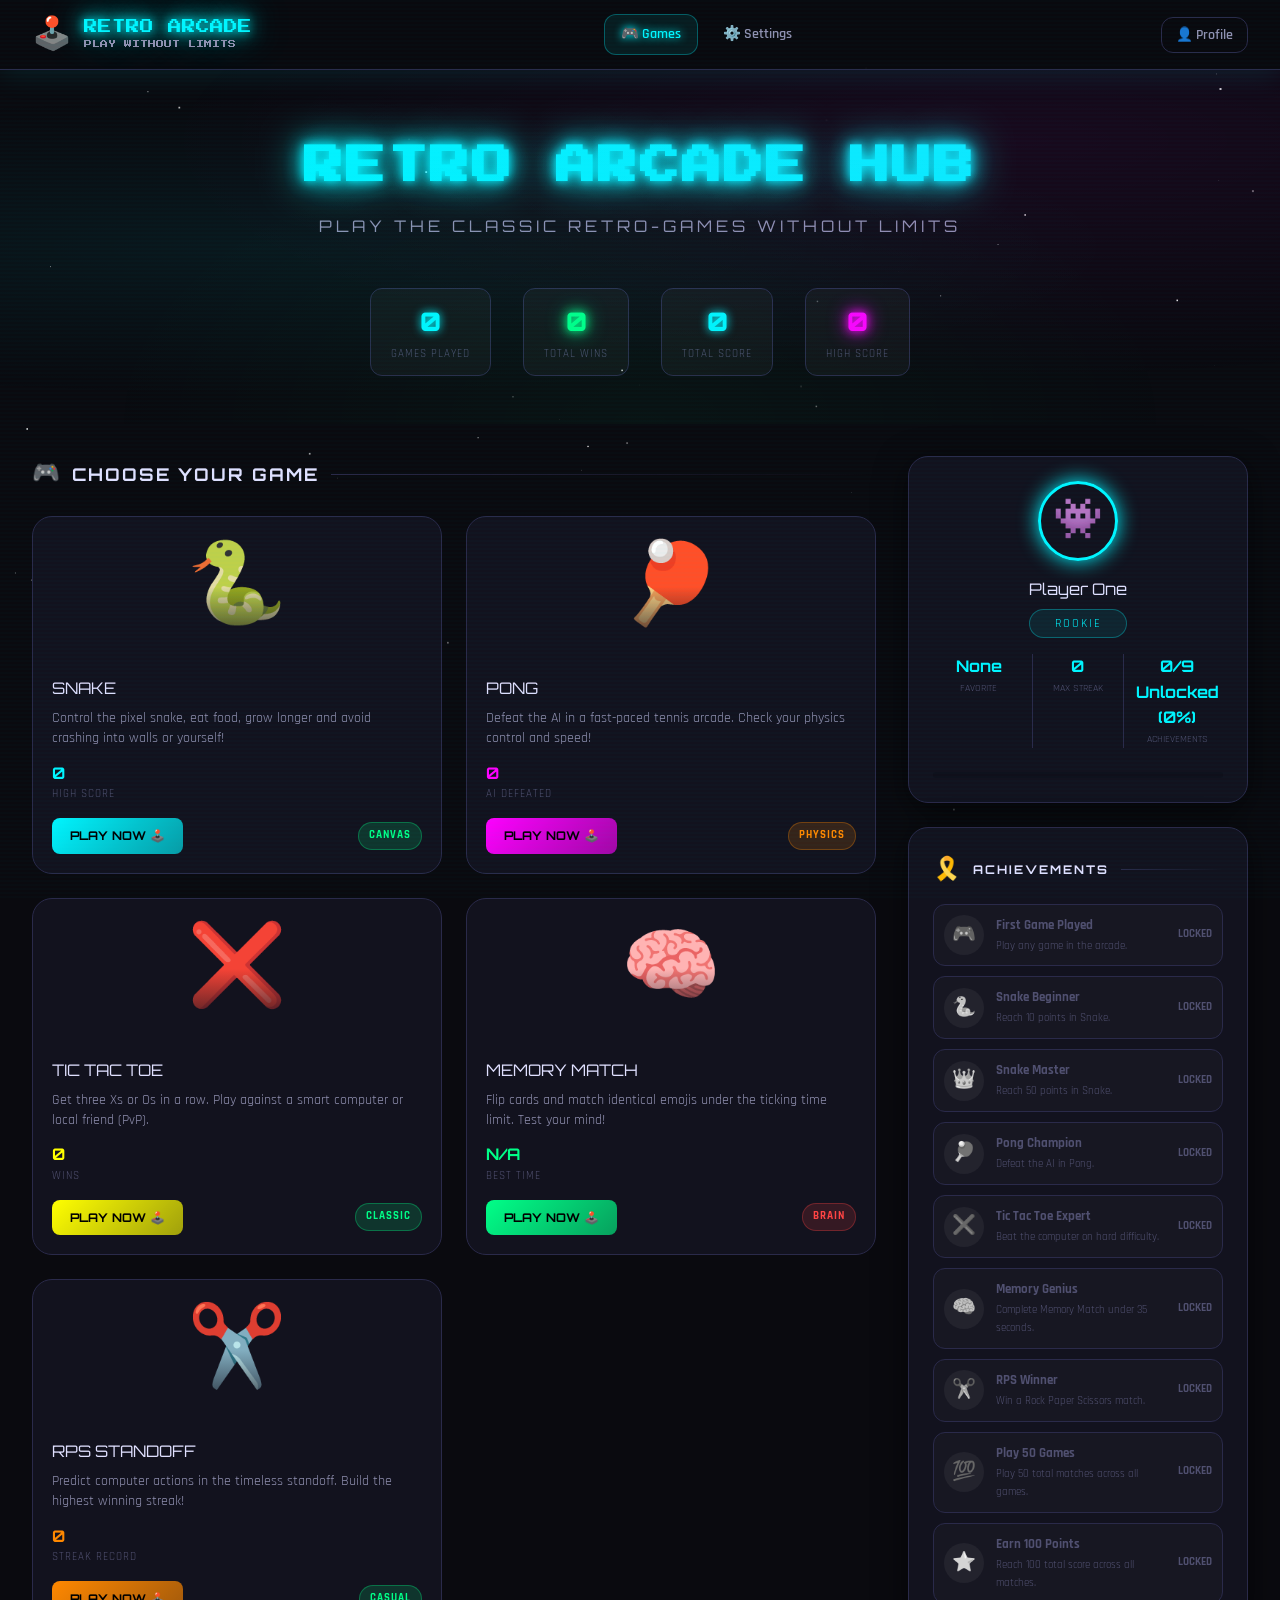
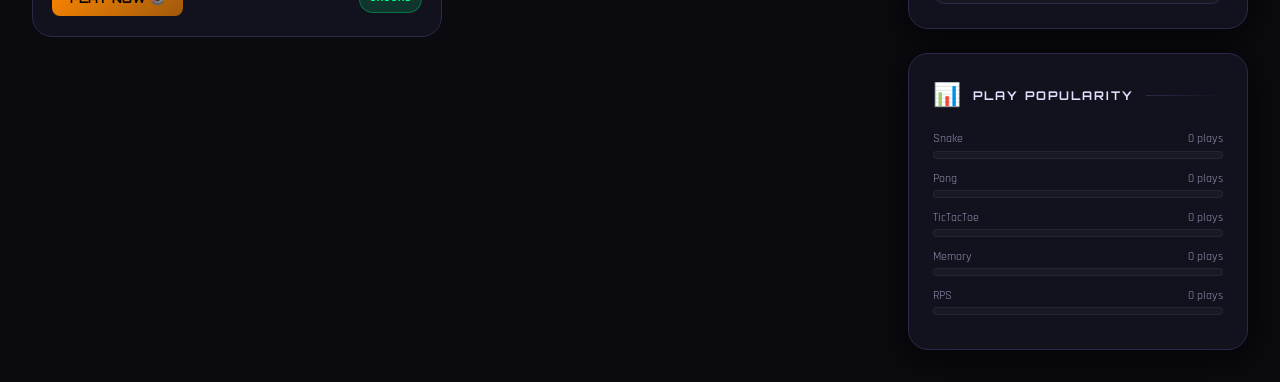
<file: retro-arcade-hub/index.html>
<!DOCTYPE html>
<html lang="en">
<head>
  <meta charset="UTF-8">
  <meta name="viewport" content="width=device-width, initial-scale=1.0">
  <title>Retro Arcade Hub - Pure Client-side Gaming</title>
  
  <link rel="stylesheet" href="css/style.css">
  <link rel="stylesheet" href="css/themes.css">
  <link rel="stylesheet" href="css/games.css">
</head>
<body>
  <div id="loading-screen">
    <div class="loading-title">INSERT COIN</div>
    <div class="loading-bar-wrap">
      <div class="loading-bar-fill"></div>
    </div>
    <div style="font-family:'Press Start 2P', monospace; font-size:0.6rem; color:var(--text-muted);">INITIALIZING ARCADE CABINET</div>
  </div>
  <canvas id="stars-canvas"></canvas>

  <div class="page-wrapper">
    <nav class="navbar">
      <a href="#games-grid-section" class="nav-logo">
        <span class="nav-logo-icon">🕹️</span>
        <div class="nav-logo-text">
          RETRO ARCADE
          <span>PLAY WITHOUT LIMITS</span>
        </div>
      </a>
      
      <ul class="nav-links">
        <li><a href="#games-grid-section" class="active">🎮 Games</a></li>
        <li><a href="#settings-page-section">⚙️ Settings</a></li>
      </ul>

      <div class="nav-controls">
        <button id="profile-trigger" class="nav-btn" onclick="Profile.openModal()">👤 Profile</button>
      </div>
    </nav>

    <header class="hero">
      <div class="hero-bg"></div>
      <h1 class="hero-title glitch-text">RETRO ARCADE HUB</h1>
      <p class="hero-subtitle">Play the classic retro-games without limits</p>
      
      <div class="hero-ticker">
        <div class="ticker-item">
          <span class="ticker-value" id="stats-games-played">0</span>
          <span class="ticker-label">Games Played</span>
        </div>
        <div class="ticker-item">
          <span class="ticker-value" id="stats-games-won" style="color:var(--accent-green); text-shadow:var(--glow-green);">0</span>
          <span class="ticker-label">Total Wins</span>
        </div>
        <div class="ticker-item">
          <span class="ticker-value" id="stats-total-score">0</span>
          <span class="ticker-label">Total Score</span>
        </div>
        <div class="ticker-item">
          <span class="ticker-value" id="stats-highest-score" style="color:var(--accent2); text-shadow:var(--glow-pink);">0</span>
          <span class="ticker-label">High Score</span>
        </div>
      </div>
    </header>

    <main class="main-grid">
      <section class="main-content">
                <div id="games-grid-section" class="page-section active">
          <div class="section-header">
            <span class="section-icon">🎮</span>
            <h2>CHOOSE YOUR GAME</h2>
            <div class="section-line"></div>
          </div>
          
          <div class="games-grid">
            <a href="games/snake.html" class="game-card" style="--card-accent: var(--accent); --card-accent-rgb: 0, 245, 255;">
              <div class="game-card-banner">🐍</div>
              <div class="game-card-body">
                <div class="game-card-title">SNAKE</div>
                <div class="game-card-desc">Control the pixel snake, eat food, grow longer and avoid crashing into walls or yourself!</div>
                <div class="game-card-stats">
                  <div class="game-card-stat">
                    <span class="game-card-stat-value" id="card-stat-snake-high">0</span>
                    <span class="game-card-stat-label">High Score</span>
                  </div>
                </div>
                <div class="game-card-footer">
                  <span class="btn-play">PLAY NOW 🕹️</span>
                  <span class="game-badge badge-easy">Canvas</span>
                </div>
              </div>
            </a>
            <a href="games/pong.html" class="game-card" style="--card-accent: var(--accent2); --card-accent-rgb: 255, 0, 255;">
              <div class="game-card-banner">🏓</div>
              <div class="game-card-body">
                <div class="game-card-title">PONG</div>
                <div class="game-card-desc">Defeat the AI in a fast-paced tennis arcade. Check your physics control and speed!</div>
                <div class="game-card-stats">
                  <div class="game-card-stat">
                    <span class="game-card-stat-value" id="card-stat-pong-wins" style="color:var(--accent2);">0</span>
                    <span class="game-card-stat-label">AI Defeated</span>
                  </div>
                </div>
                <div class="game-card-footer">
                  <span class="btn-play" style="background:linear-gradient(135deg, var(--accent2), rgba(255,0,255,0.6));">PLAY NOW 🕹️</span>
                  <span class="game-badge badge-medium">Physics</span>
                </div>
              </div>
            </a>
            <a href="games/tictactoe.html" class="game-card" style="--card-accent: var(--accent3); --card-accent-rgb: 255, 255, 0;">
              <div class="game-card-banner">❌</div>
              <div class="game-card-body">
                <div class="game-card-title">TIC TAC TOE</div>
                <div class="game-card-desc">Get three Xs or Os in a row. Play against a smart computer or local friend (PvP).</div>
                <div class="game-card-stats">
                  <div class="game-card-stat">
                    <span class="game-card-stat-value" id="card-stat-ttt-wins" style="color:var(--accent3);">0</span>
                    <span class="game-card-stat-label">Wins</span>
                  </div>
                </div>
                <div class="game-card-footer">
                  <span class="btn-play" style="background:linear-gradient(135deg, var(--accent3), rgba(255,255,0,0.6));">PLAY NOW 🕹️</span>
                  <span class="game-badge badge-easy">Classic</span>
                </div>
              </div>
            </a>

            <a href="games/memory.html" class="game-card" style="--card-accent: var(--accent-green); --card-accent-rgb: 0, 255, 136;">
              <div class="game-card-banner">🧠</div>
              <div class="game-card-body">
                <div class="game-card-title">MEMORY MATCH</div>
                <div class="game-card-desc">Flip cards and match identical emojis under the ticking time limit. Test your mind!</div>
                <div class="game-card-stats">
                  <div class="game-card-stat">
                    <span class="game-card-stat-value" id="card-stat-memory-best" style="color:var(--accent-green);">N/A</span>
                    <span class="game-card-stat-label">Best Time</span>
                  </div>
                </div>
                <div class="game-card-footer">
                  <span class="btn-play" style="background:linear-gradient(135deg, var(--accent-green), rgba(0,255,136,0.6));">PLAY NOW 🕹️</span>
                  <span class="game-badge badge-hard">Brain</span>
                </div>
              </div>
            </a>
            <a href="games/rps.html" class="game-card" style="--card-accent: var(--accent-orange); --card-accent-rgb: 255, 136, 0;">
              <div class="game-card-banner">✂️</div>
              <div class="game-card-body">
                <div class="game-card-title">RPS STANDOFF</div>
                <div class="game-card-desc">Predict computer actions in the timeless standoff. Build the highest winning streak!</div>
                <div class="game-card-stats">
                  <div class="game-card-stat">
                    <span class="game-card-stat-value" id="card-stat-rps-streak" style="color:var(--accent-orange);">0</span>
                    <span class="game-card-stat-label">Streak Record</span>
                  </div>
                </div>
                <div class="game-card-footer">
                  <span class="btn-play" style="background:linear-gradient(135deg, var(--accent-orange), rgba(255,136,0,0.6));">PLAY NOW 🕹️</span>
                  <span class="game-badge badge-easy">Casual</span>
                </div>
              </div>
            </a>
          </div>
        </div>

        <div id="settings-page-section" class="page-section">
          <div class="section-header">
            <span class="section-icon">⚙️</span>
            <h2>ARCADE SETTINGS</h2>
            <div class="section-line"></div>
          </div>
          
          <div class="settings-section">
            <h3>🎛️ Audio Options</h3>
            <div class="setting-row">
              <div class="setting-info">
                <div class="setting-name">Sound Effects</div>
                <div class="setting-desc">Generate retro sound effects  on clicks, collect, and wins.</div>
              </div>
              <label class="toggle">
                <input type="checkbox" id="settings-sound-toggle" checked>
                <span class="toggle-slider"></span>
              </label>
            </div>
          </div>

          <div class="settings-section">
            <h3>🎨 Visual Cabinets Theme</h3>
            <div class="theme-options">
              <div class="theme-option active" data-theme="dark">
                <div class="theme-preview preview-dark"></div>
                <span class="theme-name">Space Cadet</span>
              </div>
              <div class="theme-option" data-theme="light">
                <div class="theme-preview preview-light"></div>
                <span class="theme-name">Chalkboard</span>
              </div>
              <div class="theme-option" data-theme="neon">
                <div class="theme-preview preview-neon"></div>
                <span class="theme-name">Retro Neon</span>
              </div>
              <div class="theme-option" data-theme="retro">
                <div class="theme-preview preview-retro"></div>
                <span class="theme-name">Cyberpunk</span>
              </div>
              <div class="theme-option" data-theme="matrix">
                <div class="theme-preview preview-matrix"></div>
                <span class="theme-name">Matrix Terminal</span>
              </div>
            </div>
          </div>

          <div class="settings-section">
            <h3>🎮 Defaults</h3>
            <div class="setting-row">
              <div class="setting-info">
                <div class="setting-name">Default Difficulty</div>
                <div class="setting-desc">Initial play speed and complexity when loading games.</div>
              </div>
              <select id="settings-difficulty" class="form-input form-select" style="width:140px;">
                <option value="easy">Easy</option>
                <option value="medium">Medium</option>
                <option value="hard">Hard</option>
              </select>
            </div>
          </div>

          <div class="settings-section" style="border-color:var(--accent-red);">
            <h3 style="color:var(--accent-red);">⚠️ Danger Zone</h3>
            <div class="setting-row">
              <div class="setting-info">
                <div class="setting-name">Reset Cabinet Progress</div>
                <div class="setting-desc">Wipes profile modifications, resets scoreboards, default difficulties, stats, and achievements.</div>
              </div>
              <button id="settings-reset-btn" class="btn btn-danger">RESET CABINET</button>
            </div>
          </div>
        </div>

      </section>

      <aside class="sidebar">
        <div class="card">
          <div class="profile-panel">
            <div class="profile-avatar" id="profile-avatar-display" title="Click to edit profile">👾</div>
            <div>
              <div class="profile-name" id="profile-name-display" title="Click to edit name">Player One</div>
              <div class="profile-rank" id="profile-rank-display" style="margin-top:6px; text-align:center;">ROOKIE</div>
            </div>
            
            <div class="profile-mini-stats">
              <div class="profile-mini-stat">
                <div class="profile-mini-stat-value" id="stats-favorite-game">None</div>
                <div class="profile-mini-stat-label">Favorite</div>
              </div>
              <div class="profile-mini-stat" style="border-left:1px solid var(--border-color); border-right:1px solid var(--border-color);">
                <div class="profile-mini-stat-value" id="stats-winning-streak">0</div>
                <div class="profile-mini-stat-label">Max Streak</div>
              </div>
              <div class="profile-mini-stat">
                <div class="profile-mini-stat-value" id="achievements-progress-text">0/9</div>
                <div class="profile-mini-stat-label">Achievements</div>
              </div>
            </div>
            <div class="progress-bar">
              <div class="progress-fill" id="achievements-progress-fill" style="width: 0%;"></div>
            </div>
          </div>
        </div>
        <div class="card">
          <div class="section-header" style="margin-bottom:1rem;">
            <span class="section-icon">🎗️</span>
            <h3 style="font-size:0.75rem; color:var(--text-primary);">ACHIEVEMENTS</h3>
            <div class="section-line"></div>
          </div>
          <div class="achievements-list" id="achievements-list">
          </div>
        </div>
        <div class="card">
          <div class="section-header" style="margin-bottom:1rem;">
            <span class="section-icon">📊</span>
            <h3 style="font-size:0.75rem; color:var(--text-primary);">PLAY POPULARITY</h3>
            <div class="section-line"></div>
          </div>
          <div id="stats-game-chart">
          </div>
        </div>
      </aside>
    </main>
  </div>
  <div class="modal-overlay" id="profile-edit-modal">
    <div class="modal" style="position:relative;">
      <button class="modal-close" id="profile-close-modal">×</button>
      <div class="modal-title">
        <span>👤</span> Edit Arcade Identity
      </div>
      <form id="profile-edit-form">
        <div class="form-group">
          <label class="form-label" for="profile-username-input">Player Handle</label>
          <input type="text" id="profile-username-input" class="form-input" maxlength="15" required placeholder="Player One">
        </div>
        
        <div class="form-group">
          <label class="form-label" for="profile-emoji-select">Avatar Icon</label>
          <select id="profile-emoji-select" class="form-input form-select">
            <option value="👾">👾 Retro Alien</option>
            <option value="🕹️">🕹️ Arcade stick</option>
            <option value="🚀">🚀 Space rocket</option>
            <option value="🐱">🐱 Nyan Cat</option>
            <option value="🧙">🧙 Code Wizard</option>
            <option value="🤖">🤖 Bot CPU</option>
            <option value="🦄">🦄 Laser Unicorn</option>
            <option value="🍕">🍕 Pizza Slice</option>
          </select>
        </div>

        <div class="form-group">
          <label class="form-label">Avatar Glow Color</label>
          <div class="avatar-colors" id="profile-color-picker">
          </div>
        </div>

        <div style="display:flex; gap:10px; margin-top:2rem;">
          <button type="submit" class="btn btn-primary btn-full">SAVE DETAILS</button>
        </div>
      </form>
    </div>
  </div>
  <div class="toast-container" id="toast-container"></div>
  <script src="js/storage.js"></script>
  <script src="js/profile.js"></script>
  <script src="js/settings.js"></script>
  <script src="js/achievements.js"></script>
  <script src="js/statistics.js"></script>
  <script src="js/app.js"></script>
</body>
</html>
</file>
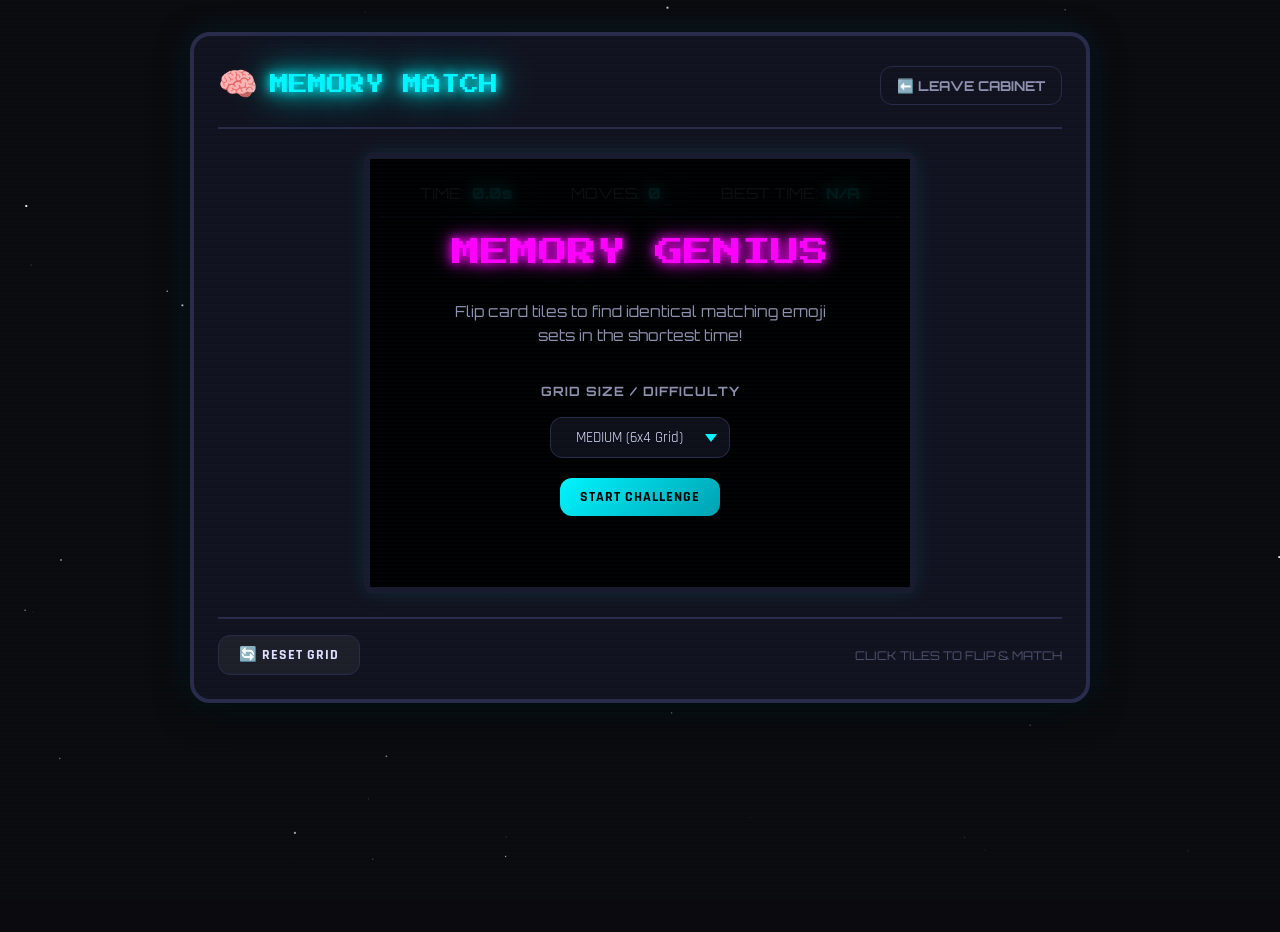
<file: retro-arcade-hub/games/memory.html>
<!DOCTYPE html>
<html lang="en">
<head>
  <meta charset="UTF-8">
  <meta name="viewport" content="width=device-width, initial-scale=1.0">
  <title>Memory Match - Retro Arcade Hub</title>
  
  <link rel="stylesheet" href="../css/style.css">
  <link rel="stylesheet" href="../css/themes.css">
  <link rel="stylesheet" href="../css/games.css">
</head>
<body>
  <canvas id="stars-canvas"></canvas>

  <div class="page-wrapper">
    <div class="arcade-container">
      
      <!-- Header -->
      <div class="arcade-header">
        <div class="arcade-title-box">
          <span style="font-size:2rem;">🧠</span>
          <div class="arcade-title">MEMORY MATCH</div>
        </div>
        <a href="../index.html" class="arcade-back-btn">⬅️ LEAVE CABINET</a>
      </div>
      <div class="arcade-screen" style="min-width: 500px; min-height: 440px; padding: 10px;">
        
        <div class="arcade-hud">
          <div class="hud-item">TIME: <span id="hud-timer" class="hud-value">0.0s</span></div>
          <div class="hud-item">MOVES: <span id="hud-moves" class="hud-value">0</span></div>
          <div class="hud-item">BEST TIME: <span id="hud-best" class="hud-value">N/A</span></div>
        </div>
        <div id="start-overlay" class="screen-overlay">
          <div class="overlay-title">MEMORY GENIUS</div>
          <div class="overlay-desc">Flip card tiles to find identical matching emoji sets in the shortest time!</div>
          
          <div style="display:flex; gap:10px; flex-direction:column; align-items:center; margin-bottom:20px;">
            <label class="form-label" style="color:var(--text-secondary);">Grid Size / Difficulty</label>
            <select id="memory-difficulty-select" class="form-input form-select" style="width:180px; text-align:center;">
              <option value="easy">EASY (4x4 Grid)</option>
              <option value="medium" selected>MEDIUM (6x4 Grid)</option>
              <option value="hard">HARD (6x6 Grid)</option>
            </select>
          </div>
          
          <button id="start-btn" class="btn btn-primary">START CHALLENGE</button>
        </div>

        <div id="memory-board" class="memory-board medium">
        </div>

        <div id="gameover-overlay" class="screen-overlay hidden">
          <div class="overlay-title" style="color:var(--accent-green); text-shadow:var(--glow-green);">COMPLETED!</div>
          <div class="overlay-desc">
            Finished in <span id="go-time" class="text-accent">0</span> seconds with <span id="go-moves" class="text-accent">0</span> moves.
          </div>
          <button id="restart-btn" class="btn btn-primary">PLAY AGAIN</button>
        </div>

      </div>

      <div class="arcade-console">
        <button id="console-restart-btn" class="btn btn-secondary">🔄 RESET GRID</button>
        <div style="font-family:'Orbitron', monospace; font-size:0.75rem; color:var(--text-muted);">
          CLICK TILES TO FLIP & MATCH
        </div>
      </div>

    </div>
  </div>

  <script src="../js/storage.js"></script>
  <script src="../js/app.js"></script>
  <script src="../games-js/memory.js"></script>
</body>
</html>
</file>
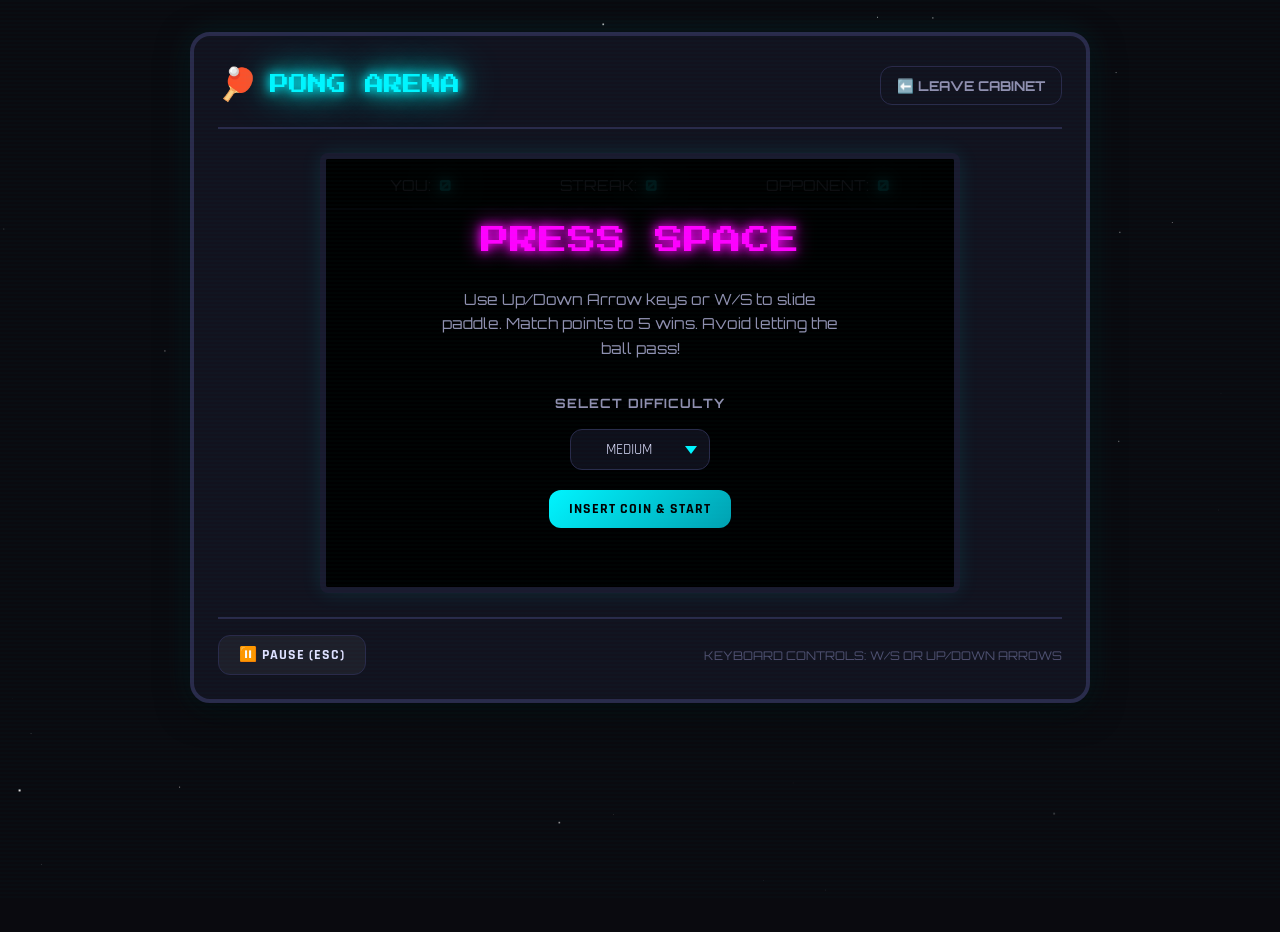
<file: retro-arcade-hub/games/pong.html>
<!DOCTYPE html>
<html lang="en">
<head>
  <meta charset="UTF-8">
  <meta name="viewport" content="width=device-width, initial-scale=1.0">
  <title>Pong Arena - Retro Arcade Hub</title>
  
  <link rel="stylesheet" href="../css/style.css">
  <link rel="stylesheet" href="../css/themes.css">
  <link rel="stylesheet" href="../css/games.css">
</head>
<body>
  <canvas id="stars-canvas"></canvas>

  <div class="page-wrapper">
    <div class="arcade-container">
            <div class="arcade-header">
        <div class="arcade-title-box">
          <span style="font-size:2rem;">🏓</span>
          <div class="arcade-title">PONG ARENA</div>
        </div>
        <a href="../index.html" class="arcade-back-btn">⬅️ LEAVE CABINET</a>
      </div>

      <div class="arcade-screen" style="width: 640px; height: 440px;">
                <div class="arcade-hud">
          <div class="hud-item">YOU: <span id="hud-score-player" class="hud-value">0</span></div>
          <div class="hud-item">STREAK: <span id="hud-streak" class="hud-value">0</span></div>
          <div class="hud-item">OPPONENT: <span id="hud-score-ai" class="hud-value">0</span></div>
        </div>
        <canvas id="game-canvas" width="640" height="380" class="game-canvas"></canvas>

        <div id="start-overlay" class="screen-overlay">
          <div class="overlay-title">PRESS SPACE</div>
          <div class="overlay-desc">Use Up/Down Arrow keys or W/S to slide paddle. Match points to 5 wins. Avoid letting the ball pass!</div>
          <div style="display:flex; gap:10px; flex-direction:column; align-items:center;">
            <label class="form-label" style="color:var(--text-secondary);">Select Difficulty</label>
            <select id="pong-difficulty-select" class="form-input form-select" style="width:140px; text-align:center;">
              <option value="easy">EASY</option>
              <option value="medium" selected>MEDIUM</option>
              <option value="hard">HARD</option>
            </select>
          </div>
          <button id="start-btn" class="btn btn-primary" style="margin-top:20px;">INSERT COIN & START</button>
        </div>

        <div id="pause-overlay" class="screen-overlay hidden">
          <div class="overlay-title" style="color:var(--accent3); text-shadow:0 0 10px var(--accent3);">PAUSED</div>
          <div class="overlay-desc">Press ESC to Resume.</div>
          <button id="resume-btn" class="btn btn-primary">RESUME</button>
        </div>

        <div id="gameover-overlay" class="screen-overlay hidden">
          <div id="gameover-title" class="overlay-title">VICTORY</div>
          <div class="overlay-desc">Match Result: <span id="go-score" class="text-accent">0</span></div>
          <button id="restart-btn" class="btn btn-primary">PLAY AGAIN</button>
        </div>

      </div>

      <div class="arcade-console">
        <div class="console-controls">
          <button id="console-pause-btn" class="btn btn-secondary">⏸️ PAUSE (ESC)</button>
        </div>
        <div style="font-family:'Orbitron', monospace; font-size:0.75rem; color:var(--text-muted);">
          KEYBOARD CONTROLS: W/S OR UP/DOWN ARROWS
        </div>
      </div>

    </div>
  </div>

  <script src="../js/storage.js"></script>
  <script src="../js/app.js"></script>
  <script src="../games-js/pong.js"></script>
</body>
</html>
</file>
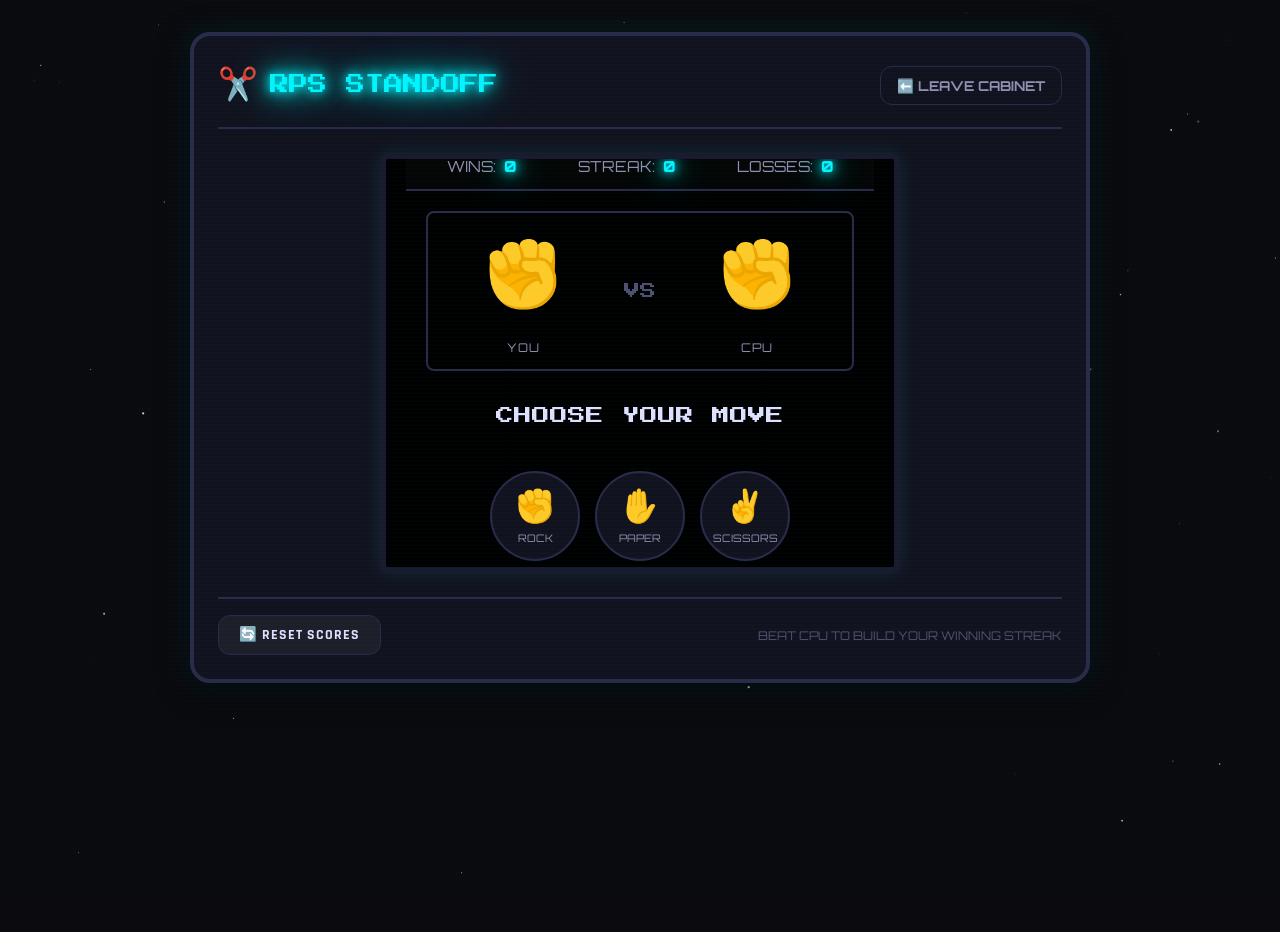
<file: retro-arcade-hub/games/rps.html>
<!DOCTYPE html>
<html lang="en">
<head>
  <meta charset="UTF-8">
  <meta name="viewport" content="width=device-width, initial-scale=1.0">
  <title>RPS Standoff - Retro Arcade Hub</title>
  
  <link rel="stylesheet" href="../css/style.css">
  <link rel="stylesheet" href="../css/themes.css">
  <link rel="stylesheet" href="../css/games.css">
</head>
<body>
  <canvas id="stars-canvas"></canvas>

  <div class="page-wrapper">
    <div class="arcade-container">
            <div class="arcade-header">
        <div class="arcade-title-box">
          <span style="font-size:2rem;">✂️</span>
          <div class="arcade-title">RPS STANDOFF</div>
        </div>
        <a href="../index.html" class="arcade-back-btn">⬅️ LEAVE CABINET</a>
      </div>
      <div class="arcade-screen" style="width: 520px; height: 420px; padding: 20px;">
        
        <div class="arcade-hud">
          <div class="hud-item">WINS: <span id="hud-score-wins" class="hud-value">0</span></div>
          <div class="hud-item">STREAK: <span id="hud-streak" class="hud-value">0</span></div>
          <div class="hud-item">LOSSES: <span id="hud-score-losses" class="hud-value">0</span></div>
        </div>

        <div class="rps-area">
          <!-- Combat Arena -->
          <div class="rps-arena">
            <div class="rps-fighter" id="fighter-player">
              <span class="rps-fighter-icon" id="fighter-player-icon">✊</span>
              <span class="rps-fighter-label">YOU</span>
            </div>
            
            <div class="rps-versus">VS</div>
            
            <div class="rps-fighter" id="fighter-cpu">
              <span class="rps-fighter-icon" id="fighter-cpu-icon">✊</span>
              <span class="rps-fighter-label">CPU</span>
            </div>
          </div>

          <div class="rps-result-banner" id="result-banner">CHOOSE YOUR MOVE</div>

          <div class="rps-options">
            <button class="rps-btn" data-choice="rock">
              <span class="rps-btn-icon">✊</span>
              <span class="rps-btn-label">ROCK</span>
            </button>
            <button class="rps-btn" data-choice="paper">
              <span class="rps-btn-icon">✋</span>
              <span class="rps-btn-label">PAPER</span>
            </button>
            <button class="rps-btn" data-choice="scissors">
              <span class="rps-btn-icon">✌️</span>
              <span class="rps-btn-label">SCISSORS</span>
            </button>
          </div>
        </div>

      </div>

      <div class="arcade-console">
        <button id="console-reset-btn" class="btn btn-secondary">🔄 RESET SCORES</button>
        <div style="font-family:'Orbitron', monospace; font-size:0.75rem; color:var(--text-muted);">
          BEAT CPU TO BUILD YOUR WINNING STREAK
        </div>
      </div>

    </div>
  </div>

  <script src="../js/storage.js"></script>
  <script src="../js/app.js"></script>
  <script src="../games-js/rps.js"></script>
</body>
</html>
</file>
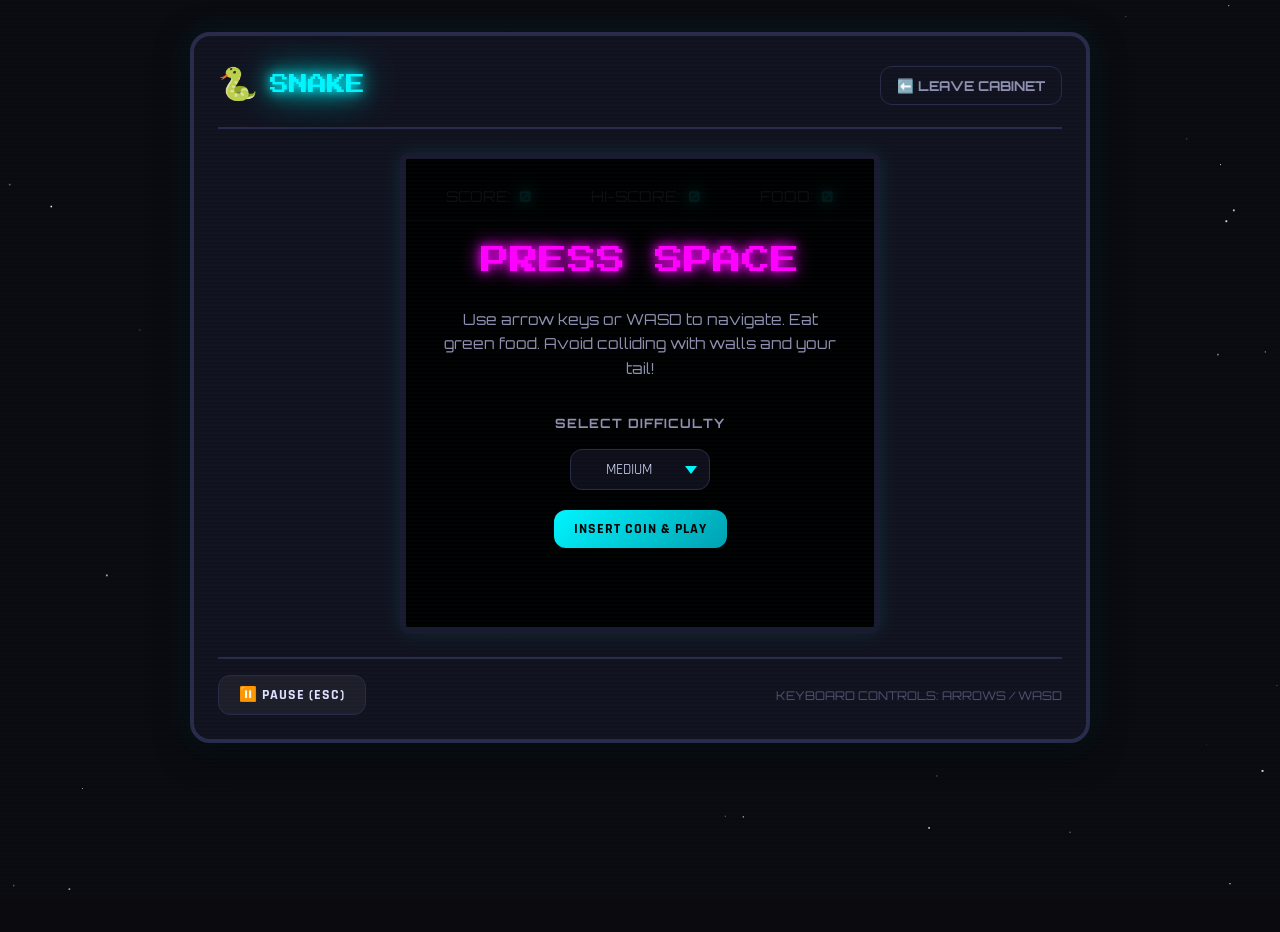
<file: retro-arcade-hub/games/snake.html>
<!DOCTYPE html>
<html lang="en">
<head>
  <meta charset="UTF-8">
  <meta name="viewport" content="width=device-width, initial-scale=1.0">
  <title>Snake Arcade - Retro Arcade Hub</title>
  
  <link rel="stylesheet" href="../css/style.css">
  <link rel="stylesheet" href="../css/themes.css">
  <link rel="stylesheet" href="../css/games.css">
</head>
<body>
  <canvas id="stars-canvas"></canvas>

  <div class="page-wrapper">
    <div class="arcade-container">
            <div class="arcade-header">
        <div class="arcade-title-box">
          <span style="font-size:2rem;">🐍</span>
          <div class="arcade-title">SNAKE</div>
        </div>
        <a href="../index.html" class="arcade-back-btn">⬅️ LEAVE CABINET</a>
      </div>
      <div class="arcade-screen" style="width: 480px; height: 480px;">
        
        <div class="arcade-hud">
          <div class="hud-item">SCORE: <span id="hud-score" class="hud-value">0</span></div>
          <div class="hud-item">HI-SCORE: <span id="hud-hiscore" class="hud-value">0</span></div>
          <div class="hud-item">FOOD: <span id="hud-food" class="hud-value">0</span></div>
        </div>
        <canvas id="game-canvas" width="480" height="400" class="game-canvas"></canvas>
        <div id="start-overlay" class="screen-overlay">
          <div class="overlay-title">PRESS SPACE</div>
          <div class="overlay-desc">Use arrow keys or WASD to navigate. Eat green food. Avoid colliding with walls and your tail!</div>
          <div style="display:flex; gap:10px; flex-direction:column; align-items:center;">
            <label class="form-label" style="color:var(--text-secondary);">Select Difficulty</label>
            <select id="snake-difficulty-select" class="form-input form-select" style="width:140px; text-align:center;">
              <option value="easy">EASY</option>
              <option value="medium" selected>MEDIUM</option>
              <option value="hard">HARD</option>
            </select>
          </div>
          <button id="start-btn" class="btn btn-primary" style="margin-top:20px;">INSERT COIN & PLAY</button>
        </div>

        <div id="pause-overlay" class="screen-overlay hidden">
          <div class="overlay-title" style="color:var(--accent3); text-shadow:0 0 10px var(--accent3);">PAUSED</div>
          <div class="overlay-desc">Press ESC or Space to Resume.</div>
          <button id="resume-btn" class="btn btn-primary">RESUME</button>
        </div>
        <div id="gameover-overlay" class="screen-overlay hidden">
          <div class="overlay-title" style="color:var(--accent-red); text-shadow:0 0 10px var(--accent-red);">GAME OVER</div>
          <div class="overlay-desc">You crashed! Final Score: <span id="go-score" class="text-accent">0</span></div>
          <button id="restart-btn" class="btn btn-primary">PLAY AGAIN</button>
        </div>

      </div>
      <div class="arcade-console">
        <div class="console-controls">
          <button id="console-pause-btn" class="btn btn-secondary">⏸️ PAUSE (ESC)</button>
        </div>
        <div style="font-family:'Orbitron', monospace; font-size:0.75rem; color:var(--text-muted);">
          KEYBOARD CONTROLS: ARROWS / WASD
        </div>
      </div>

    </div>
  </div>
  <script src="../js/storage.js"></script>
  <script src="../js/app.js"></script>
  <script src="../games-js/snake.js"></script>
</body>
</html>
</file>
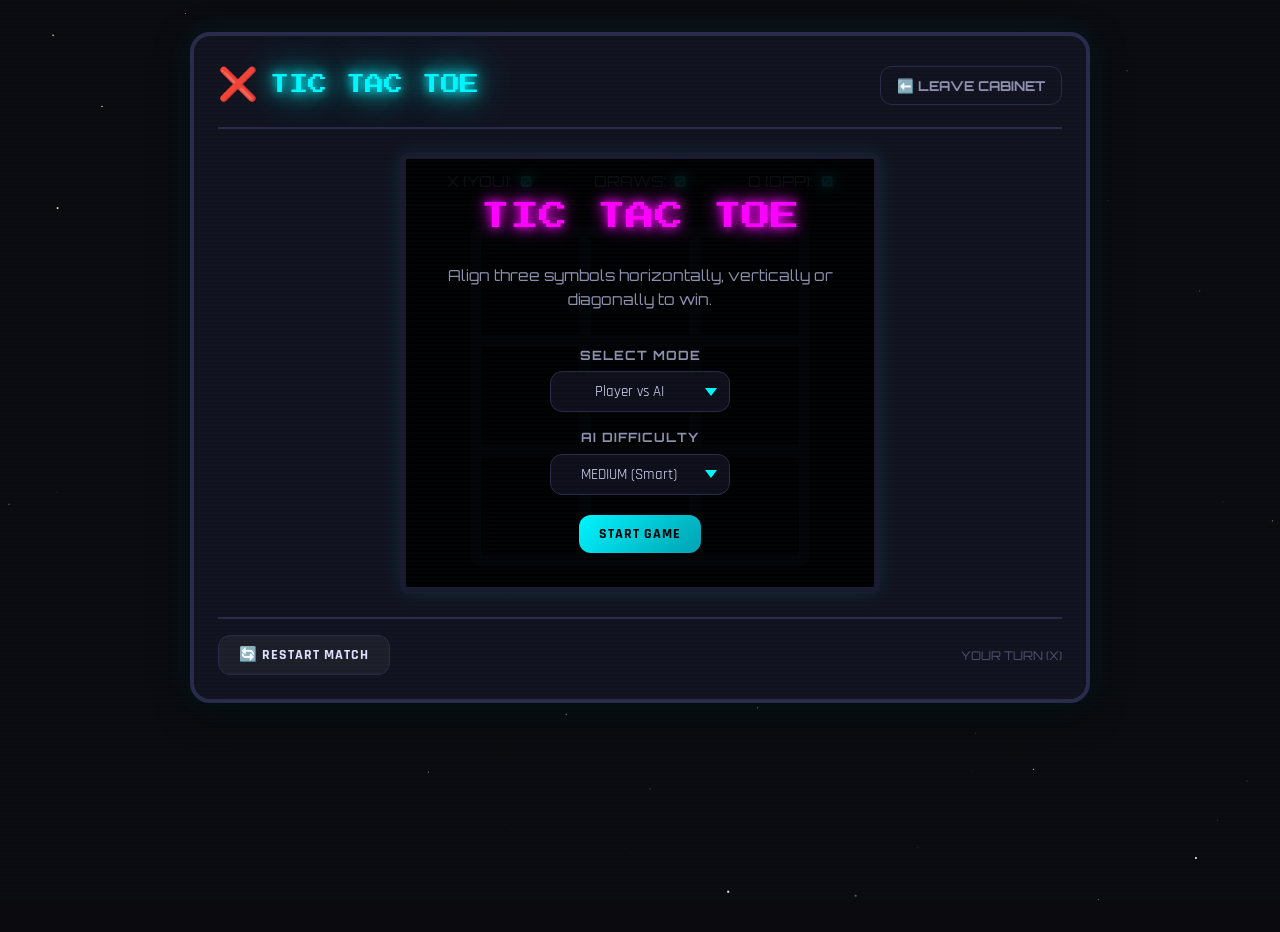
<file: retro-arcade-hub/games/tictactoe.html>
<!DOCTYPE html>
<html lang="en">
<head>
  <meta charset="UTF-8">
  <meta name="viewport" content="width=device-width, initial-scale=1.0">
  <title>Tic Tac Toe - Retro Arcade Hub</title>
  
  <link rel="stylesheet" href="../css/style.css">
  <link rel="stylesheet" href="../css/themes.css">
  <link rel="stylesheet" href="../css/games.css">
</head>
<body>
  <canvas id="stars-canvas"></canvas>

  <div class="page-wrapper">
    <div class="arcade-container">
            <div class="arcade-header">
        <div class="arcade-title-box">
          <span style="font-size:2rem;">❌</span>
          <div class="arcade-title">TIC TAC TOE</div>
        </div>
        <a href="../index.html" class="arcade-back-btn">⬅️ LEAVE CABINET</a>
      </div>
      <div class="arcade-screen" style="width: 480px; height: 440px;">
                <div class="arcade-hud">
          <div class="hud-item">X (YOU): <span id="hud-score-wins" class="hud-value">0</span></div>
          <div class="hud-item">DRAWS: <span id="hud-score-draws" class="hud-value">0</span></div>
          <div class="hud-item">O (OPP): <span id="hud-score-losses" class="hud-value">0</span></div>
        </div>
        <div id="start-overlay" class="screen-overlay">
          <div class="overlay-title">TIC TAC TOE</div>
          <div class="overlay-desc">Align three symbols horizontally, vertically or diagonally to win.</div>
          
          <div style="display:flex; gap:15px; margin-bottom:20px; flex-direction:column; align-items:center;">
            <div>
              <label class="form-label" style="color:var(--text-secondary);">Select Mode</label>
              <select id="ttt-mode-select" class="form-input form-select" style="width:180px; text-align:center;">
                <option value="pvc">Player vs AI</option>
                <option value="pvp">Local 2-Player (PvP)</option>
              </select>
            </div>
            
            <div id="ttt-difficulty-wrap">
              <label class="form-label" style="color:var(--text-secondary);">AI Difficulty</label>
              <select id="ttt-difficulty-select" class="form-input form-select" style="width:180px; text-align:center;">
                <option value="easy">EASY (Random)</option>
                <option value="medium" selected>MEDIUM (Smart)</option>
                <option value="hard">HARD (Invincible)</option>
              </select>
            </div>
          </div>
          
          <button id="start-btn" class="btn btn-primary">START GAME</button>
        </div>
        <div class="ttt-grid" id="ttt-board-container">
          <div class="ttt-cell" data-index="0"></div>
          <div class="ttt-cell" data-index="1"></div>
          <div class="ttt-cell" data-index="2"></div>
          <div class="ttt-cell" data-index="3"></div>
          <div class="ttt-cell" data-index="4"></div>
          <div class="ttt-cell" data-index="5"></div>
          <div class="ttt-cell" data-index="6"></div>
          <div class="ttt-cell" data-index="7"></div>
          <div class="ttt-cell" data-index="8"></div>
        </div>
        <div id="gameover-overlay" class="screen-overlay hidden">
          <div id="gameover-title" class="overlay-title" style="font-size:1.5rem;">X WINS!</div>
          <div class="overlay-desc" id="gameover-desc">Good game!</div>
          <button id="restart-btn" class="btn btn-primary">PLAY AGAIN</button>
        </div>

      </div>

      <div class="arcade-console">
        <button id="console-reset-btn" class="btn btn-secondary">🔄 RESTART MATCH</button>
        <div style="font-family:'Orbitron', monospace; font-size:0.75rem; color:var(--text-muted);" id="turn-indicator">
          YOUR TURN (X)
        </div>
      </div>

    </div>
  </div>

  <script src="../js/storage.js"></script>
  <script src="../js/app.js"></script>
  <script src="../games-js/tictactoe.js"></script>
</body>
</html>
</file>
<file: retro-arcade-hub/css/style.css>
@import url('https://fonts.googleapis.com/css2?family=Press+Start+2P&family=Orbitron:wght@400;700;900&family=Rajdhani:wght@400;600;700&display=swap');

*, *::before, *::after { box-sizing: border-box; margin: 0; padding: 0; }

:root {
  --bg-primary:    #0a0a0f;
  --bg-secondary:  #0f0f1a;
  --bg-card:       #12121e;
  --bg-card-hover: #1a1a2e;
  --border-color:  #2a2a4a;
  --text-primary:  #e0e0ff;
  --text-secondary:#9090b0;
  --text-muted:    #505070;
  --accent:        #00f5ff;
  --accent2:       #ff00ff;
  --accent3:       #ffff00;
  --accent-green:  #00ff88;
  --accent-red:    #ff4444;
  --accent-orange: #ff8800;
  --glow:          0 0 10px var(--accent), 0 0 20px var(--accent), 0 0 40px var(--accent);
  --glow-pink:     0 0 10px var(--accent2), 0 0 20px var(--accent2);
  --glow-green:    0 0 10px var(--accent-green), 0 0 20px var(--accent-green);
  --card-shadow:   0 8px 32px rgba(0,0,0,0.6);
  --transition:    all 0.3s cubic-bezier(0.4, 0, 0.2, 1);
  --radius:        12px;
  --radius-lg:     20px;
}

html { scroll-behavior: smooth; }

body {
  font-family: 'Rajdhani', sans-serif;
  background: var(--bg-primary);
  color: var(--text-primary);
  min-height: 100vh;
  overflow-x: hidden;
  line-height: 1.6;
}

body::before {
  content: '';
  position: fixed;
  inset: 0;
  background: repeating-linear-gradient(
    0deg,
    transparent,
    transparent 2px,
    rgba(0, 245, 255, 0.015) 2px,
    rgba(0, 245, 255, 0.015) 4px
  );
  pointer-events: none;
  z-index: 9999;
}

::-webkit-scrollbar { width: 8px; }
::-webkit-scrollbar-track { background: var(--bg-secondary); }
::-webkit-scrollbar-thumb { background: var(--accent); border-radius: 4px; }
::-webkit-scrollbar-thumb:hover { background: var(--accent2); }

h1, h2, h3, h4 { font-family: 'Orbitron', monospace; letter-spacing: 2px; }
.pixel-font { font-family: 'Press Start 2P', monospace; }

.navbar {
  position: sticky;
  top: 0;
  z-index: 1000;
  display: flex;
  align-items: center;
  justify-content: space-between;
  padding: 0 2rem;
  height: 70px;
  background: rgba(10, 10, 15, 0.95);
  backdrop-filter: blur(20px);
  border-bottom: 1px solid var(--border-color);
  box-shadow: 0 4px 30px rgba(0, 245, 255, 0.1);
}

.nav-logo {
  display: flex;
  align-items: center;
  gap: 12px;
  text-decoration: none;
}

.nav-logo-icon {
  font-size: 2rem;
  animation: floatIcon 3s ease-in-out infinite;
}

.nav-logo-text {
  font-family: 'Press Start 2P', monospace;
  font-size: 0.85rem;
  color: var(--accent);
  text-shadow: var(--glow);
  line-height: 1.4;
}

.nav-logo-text span {
  display: block;
  font-size: 0.5rem;
  color: var(--text-secondary);
  text-shadow: none;
  margin-top: 2px;
}

.nav-links {
  display: flex;
  list-style: none;
  gap: 0.5rem;
}

.nav-links a {
  display: flex;
  align-items: center;
  gap: 6px;
  padding: 8px 16px;
  text-decoration: none;
  color: var(--text-secondary);
  font-weight: 600;
  font-size: 0.9rem;
  border-radius: var(--radius);
  transition: var(--transition);
  border: 1px solid transparent;
}

.nav-links a:hover,
.nav-links a.active {
  color: var(--accent);
  background: rgba(0, 245, 255, 0.08);
  border-color: rgba(0, 245, 255, 0.3);
  text-shadow: 0 0 8px var(--accent);
}

.nav-controls {
  display: flex;
  align-items: center;
  gap: 10px;
}

.nav-btn {
  display: flex;
  align-items: center;
  gap: 6px;
  padding: 8px 14px;
  background: none;
  border: 1px solid var(--border-color);
  color: var(--text-secondary);
  border-radius: var(--radius);
  cursor: pointer;
  font-family: 'Rajdhani', sans-serif;
  font-size: 0.85rem;
  font-weight: 600;
  transition: var(--transition);
}

.nav-btn:hover {
  border-color: var(--accent);
  color: var(--accent);
  background: rgba(0, 245, 255, 0.08);
}

.nav-btn.active {
  background: rgba(0, 245, 255, 0.15);
  border-color: var(--accent);
  color: var(--accent);
}

.hero {
  position: relative;
  display: flex;
  flex-direction: column;
  align-items: center;
  justify-content: center;
  padding: 4rem 2rem 3rem;
  text-align: center;
  overflow: hidden;
}

.hero-bg {
  position: absolute;
  inset: 0;
  background:
    radial-gradient(ellipse at 20% 50%, rgba(0, 245, 255, 0.06) 0%, transparent 60%),
    radial-gradient(ellipse at 80% 20%, rgba(255, 0, 255, 0.06) 0%, transparent 60%),
    radial-gradient(ellipse at 50% 100%, rgba(0, 255, 136, 0.04) 0%, transparent 60%);
  pointer-events: none;
}

.hero-title {
  font-family: 'Press Start 2P', monospace;
  font-size: clamp(1.2rem, 4vw, 2.5rem);
  color: var(--accent);
  text-shadow: var(--glow);
  margin-bottom: 1rem;
  animation: titlePulse 3s ease-in-out infinite;
}

.hero-subtitle {
  font-family: 'Orbitron', monospace;
  font-size: clamp(0.7rem, 2vw, 1rem);
  color: var(--text-secondary);
  letter-spacing: 4px;
  text-transform: uppercase;
  margin-bottom: 2rem;
}

.hero-ticker {
  display: flex;
  gap: 2rem;
  flex-wrap: wrap;
  justify-content: center;
  margin-top: 1rem;
}

.ticker-item {
  display: flex;
  flex-direction: column;
  align-items: center;
  padding: 12px 20px;
  background: rgba(255,255,255,0.03);
  border: 1px solid var(--border-color);
  border-radius: var(--radius);
  min-width: 100px;
  transition: var(--transition);
}

.ticker-item:hover {
  border-color: var(--accent);
  background: rgba(0, 245, 255, 0.05);
}

.ticker-value {
  font-family: 'Orbitron', monospace;
  font-size: 1.6rem;
  font-weight: 900;
  color: var(--accent);
  text-shadow: 0 0 10px var(--accent);
}

.ticker-label {
  font-size: 0.7rem;
  color: var(--text-muted);
  text-transform: uppercase;
  letter-spacing: 1px;
  margin-top: 4px;
}

.container {
  max-width: 1400px;
  margin: 0 auto;
  padding: 0 2rem;
}

.main-grid {
  display: grid;
  grid-template-columns: 1fr 340px;
  gap: 2rem;
  padding: 2rem;
  max-width: 1400px;
  margin: 0 auto;
}

.main-content { min-width: 0; }

.sidebar {
  display: flex;
  flex-direction: column;
  gap: 1.5rem;
}

.section-header {
  display: flex;
  align-items: center;
  gap: 12px;
  margin-bottom: 1.5rem;
}

.section-header h2 {
  font-size: 1.1rem;
  color: var(--text-primary);
}

.section-icon {
  font-size: 1.4rem;
}

.section-line {
  flex: 1;
  height: 1px;
  background: linear-gradient(to right, var(--border-color), transparent);
}

.card {
  background: var(--bg-card);
  border: 1px solid var(--border-color);
  border-radius: var(--radius-lg);
  padding: 1.5rem;
  box-shadow: var(--card-shadow);
  transition: var(--transition);
}

.card:hover {
  border-color: rgba(0, 245, 255, 0.3);
  box-shadow: var(--card-shadow), 0 0 20px rgba(0, 245, 255, 0.05);
}

.games-grid {
  display: grid;
  grid-template-columns: repeat(auto-fill, minmax(280px, 1fr));
  gap: 1.5rem;
  margin-bottom: 2rem;
}

.game-card {
  background: var(--bg-card);
  border: 1px solid var(--border-color);
  border-radius: var(--radius-lg);
  overflow: hidden;
  cursor: pointer;
  transition: var(--transition);
  text-decoration: none;
  display: block;
  position: relative;
}

.game-card::before {
  content: '';
  position: absolute;
  inset: 0;
  opacity: 0;
  transition: opacity 0.3s;
  border-radius: var(--radius-lg);
}

.game-card:hover {
  transform: translateY(-6px);
  border-color: var(--card-accent, var(--accent));
  box-shadow: 0 20px 40px rgba(0,0,0,0.5), 0 0 30px rgba(var(--card-accent-rgb, 0,245,255), 0.15);
}

.game-card:hover::before { opacity: 1; }

.game-card-banner {
  height: 140px;
  display: flex;
  align-items: center;
  justify-content: center;
  font-size: 5rem;
  position: relative;
  overflow: hidden;
}

.game-card-banner::after {
  content: '';
  position: absolute;
  inset: 0;
  background: linear-gradient(to bottom, transparent 50%, var(--bg-card) 100%);
}

.game-card-body { padding: 1.2rem; }

.game-card-title {
  font-family: 'Orbitron', monospace;
  font-size: 1rem;
  color: var(--text-primary);
  margin-bottom: 6px;
}

.game-card-desc {
  font-size: 0.85rem;
  color: var(--text-secondary);
  margin-bottom: 12px;
  line-height: 1.5;
}

.game-card-stats {
  display: flex;
  gap: 1rem;
  margin-bottom: 14px;
}

.game-card-stat {
  display: flex;
  flex-direction: column;
}

.game-card-stat-value {
  font-family: 'Orbitron', monospace;
  font-size: 1rem;
  font-weight: 700;
  color: var(--card-accent, var(--accent));
}

.game-card-stat-label {
  font-size: 0.7rem;
  color: var(--text-muted);
  text-transform: uppercase;
  letter-spacing: 1px;
}

.game-card-footer {
  display: flex;
  align-items: center;
  justify-content: space-between;
}

.btn-play {
  display: inline-flex;
  align-items: center;
  gap: 6px;
  padding: 8px 18px;
  background: linear-gradient(135deg, var(--card-accent, var(--accent)), rgba(0,245,255,0.6));
  color: #000;
  border: none;
  border-radius: 8px;
  font-family: 'Orbitron', monospace;
  font-size: 0.75rem;
  font-weight: 700;
  cursor: pointer;
  transition: var(--transition);
  text-decoration: none;
}

.btn-play:hover {
  transform: scale(1.05);
  box-shadow: 0 0 20px var(--card-accent, var(--accent));
}

.game-badge {
  font-size: 0.7rem;
  padding: 4px 10px;
  border-radius: 20px;
  font-weight: 700;
  text-transform: uppercase;
  letter-spacing: 1px;
}

.badge-easy   { background: rgba(0,255,136,0.15); color: var(--accent-green); border: 1px solid rgba(0,255,136,0.3); }
.badge-medium { background: rgba(255,136,0,0.15); color: var(--accent-orange); border: 1px solid rgba(255,136,0,0.3); }
.badge-hard   { background: rgba(255,68,68,0.15); color: var(--accent-red); border: 1px solid rgba(255,68,68,0.3); }

.stats-grid {
  display: grid;
  grid-template-columns: 1fr 1fr;
  gap: 1rem;
}

.stat-box {
  background: rgba(255,255,255,0.03);
  border: 1px solid var(--border-color);
  border-radius: var(--radius);
  padding: 1rem;
  text-align: center;
  transition: var(--transition);
}

.stat-box:hover {
  border-color: var(--accent);
  background: rgba(0,245,255,0.05);
}

.stat-box-icon { font-size: 1.5rem; margin-bottom: 6px; }

.stat-box-value {
  font-family: 'Orbitron', monospace;
  font-size: 1.4rem;
  font-weight: 900;
  color: var(--accent);
  text-shadow: 0 0 10px var(--accent);
}

.stat-box-label {
  font-size: 0.72rem;
  color: var(--text-muted);
  text-transform: uppercase;
  letter-spacing: 1px;
  margin-top: 4px;
}

.profile-panel {
  display: flex;
  flex-direction: column;
  align-items: center;
  gap: 1rem;
}

.profile-avatar {
  width: 80px;
  height: 80px;
  border-radius: 50%;
  display: flex;
  align-items: center;
  justify-content: center;
  font-size: 2.5rem;
  border: 3px solid var(--accent);
  box-shadow: 0 0 20px var(--accent);
  cursor: pointer;
  transition: var(--transition);
  position: relative;
}

.profile-avatar:hover {
  transform: scale(1.08);
  box-shadow: 0 0 30px var(--accent);
}

.profile-name {
  font-family: 'Orbitron', monospace;
  font-size: 1rem;
  color: var(--text-primary);
  text-align: center;
  cursor: pointer;
}

.profile-name:hover { color: var(--accent); }

.profile-rank {
  font-size: 0.75rem;
  color: var(--accent);
  text-transform: uppercase;
  letter-spacing: 2px;
  padding: 4px 12px;
  border: 1px solid rgba(0,245,255,0.3);
  border-radius: 20px;
  background: rgba(0,245,255,0.08);
}

.profile-mini-stats {
  width: 100%;
  display: grid;
  grid-template-columns: 1fr 1fr 1fr;
  gap: 8px;
  text-align: center;
}

.profile-mini-stat-value {
  font-family: 'Orbitron', monospace;
  font-size: 1rem;
  font-weight: 700;
  color: var(--accent);
}

.profile-mini-stat-label {
  font-size: 0.65rem;
  color: var(--text-muted);
  text-transform: uppercase;
}

.achievements-list {
  display: flex;
  flex-direction: column;
  gap: 10px;
}

.achievement-item {
  display: flex;
  align-items: center;
  gap: 12px;
  padding: 10px;
  border-radius: var(--radius);
  background: rgba(255,255,255,0.02);
  border: 1px solid var(--border-color);
  transition: var(--transition);
}

.achievement-item.unlocked {
  border-color: rgba(255, 215, 0, 0.3);
  background: rgba(255, 215, 0, 0.05);
}

.achievement-item:hover { background: rgba(255,255,255,0.05); }

.achievement-icon {
  width: 40px;
  height: 40px;
  border-radius: 50%;
  display: flex;
  align-items: center;
  justify-content: center;
  font-size: 1.2rem;
  flex-shrink: 0;
}

.achievement-item.locked .achievement-icon {
  background: rgba(255,255,255,0.05);
  filter: grayscale(1);
}

.achievement-item.unlocked .achievement-icon {
  background: rgba(255, 215, 0, 0.15);
  border: 1px solid rgba(255, 215, 0, 0.4);
  box-shadow: 0 0 12px rgba(255, 215, 0, 0.3);
}

.achievement-info { flex: 1; min-width: 0; }

.achievement-name {
  font-size: 0.82rem;
  font-weight: 700;
  color: var(--text-primary);
  white-space: nowrap;
  overflow: hidden;
  text-overflow: ellipsis;
}

.achievement-item.locked .achievement-name { color: var(--text-muted); }

.achievement-desc {
  font-size: 0.7rem;
  color: var(--text-muted);
  margin-top: 2px;
}

.achievement-status {
  font-size: 0.7rem;
  color: #ffd700;
  font-weight: 700;
  flex-shrink: 0;
}

.achievement-item.locked .achievement-status { color: var(--text-muted); }

.leaderboard-table {
  width: 100%;
  border-collapse: collapse;
}

.leaderboard-table th {
  font-family: 'Orbitron', monospace;
  font-size: 0.65rem;
  text-transform: uppercase;
  letter-spacing: 1px;
  color: var(--text-muted);
  padding: 8px 10px;
  text-align: left;
  border-bottom: 1px solid var(--border-color);
}

.leaderboard-table td {
  padding: 10px;
  font-size: 0.85rem;
  color: var(--text-secondary);
  border-bottom: 1px solid rgba(255,255,255,0.03);
  transition: var(--transition);
}

.leaderboard-table tr:hover td {
  background: rgba(255,255,255,0.03);
  color: var(--text-primary);
}

.lb-rank {
  font-family: 'Orbitron', monospace;
  font-weight: 900;
  font-size: 1rem;
}

.lb-rank-1 { color: #ffd700; text-shadow: 0 0 10px #ffd700; }
.lb-rank-2 { color: #c0c0c0; }
.lb-rank-3 { color: #cd7f32; }

.lb-name {
  font-weight: 700;
  color: var(--text-primary);
}

.lb-you { color: var(--accent) !important; }

.lb-score {
  font-family: 'Orbitron', monospace;
  color: var(--accent);
  font-weight: 700;
}

.progress-bar {
  width: 100%;
  height: 6px;
  background: var(--bg-secondary);
  border-radius: 3px;
  overflow: hidden;
  margin-top: 8px;
}

.progress-fill {
  height: 100%;
  border-radius: 3px;
  background: linear-gradient(90deg, var(--accent), var(--accent2));
  transition: width 0.8s cubic-bezier(0.4, 0, 0.2, 1);
  box-shadow: 0 0 8px var(--accent);
}

.modal-overlay {
  position: fixed;
  inset: 0;
  background: rgba(0,0,0,0.8);
  backdrop-filter: blur(8px);
  z-index: 5000;
  display: flex;
  align-items: center;
  justify-content: center;
  opacity: 0;
  pointer-events: none;
  transition: opacity 0.3s;
}

.modal-overlay.show {
  opacity: 1;
  pointer-events: all;
}

.modal {
  background: var(--bg-card);
  border: 1px solid var(--border-color);
  border-radius: var(--radius-lg);
  padding: 2rem;
  width: 90%;
  max-width: 500px;
  box-shadow: 0 40px 80px rgba(0,0,0,0.8), 0 0 40px rgba(0,245,255,0.1);
  transform: scale(0.9) translateY(20px);
  transition: transform 0.3s cubic-bezier(0.4, 0, 0.2, 1);
}

.modal-overlay.show .modal {
  transform: scale(1) translateY(0);
}

.modal-title {
  font-family: 'Orbitron', monospace;
  font-size: 1.2rem;
  color: var(--accent);
  margin-bottom: 1.5rem;
  display: flex;
  align-items: center;
  gap: 10px;
}

.modal-close {
  position: absolute;
  top: 1rem;
  right: 1rem;
  background: none;
  border: none;
  color: var(--text-secondary);
  font-size: 1.5rem;
  cursor: pointer;
  transition: var(--transition);
}

.modal-close:hover { color: var(--accent-red); }

.form-group { margin-bottom: 1.2rem; }

.form-label {
  display: block;
  font-size: 0.8rem;
  font-weight: 700;
  color: var(--text-secondary);
  text-transform: uppercase;
  letter-spacing: 1px;
  margin-bottom: 6px;
}

.form-input {
  width: 100%;
  padding: 10px 14px;
  background: var(--bg-secondary);
  border: 1px solid var(--border-color);
  border-radius: var(--radius);
  color: var(--text-primary);
  font-family: 'Rajdhani', sans-serif;
  font-size: 0.95rem;
  transition: var(--transition);
}

.form-input:focus {
  outline: none;
  border-color: var(--accent);
  box-shadow: 0 0 0 3px rgba(0,245,255,0.1);
}

.form-select {
  appearance: none;
  background-image: url("data:image/svg+xml,%3Csvg xmlns='http://www.w3.org/2000/svg' width='12' height='8' viewBox='0 0 12 8'%3E%3Cpath fill='%2300f5ff' d='M6 8L0 0h12z'/%3E%3C/svg%3E");
  background-repeat: no-repeat;
  background-position: right 12px center;
  padding-right: 36px;
}

.btn {
  display: inline-flex;
  align-items: center;
  gap: 6px;
  padding: 10px 20px;
  border: none;
  border-radius: var(--radius);
  font-family: 'Rajdhani', sans-serif;
  font-size: 0.9rem;
  font-weight: 700;
  cursor: pointer;
  transition: var(--transition);
  text-transform: uppercase;
  letter-spacing: 1px;
}

.btn-primary {
  background: linear-gradient(135deg, var(--accent), rgba(0,200,220,0.8));
  color: #000;
}

.btn-primary:hover {
  transform: translateY(-2px);
  box-shadow: 0 8px 20px rgba(0,245,255,0.4);
}

.btn-secondary {
  background: rgba(255,255,255,0.05);
  color: var(--text-primary);
  border: 1px solid var(--border-color);
}

.btn-secondary:hover {
  border-color: var(--accent);
  color: var(--accent);
  background: rgba(0,245,255,0.05);
}

.btn-danger {
  background: linear-gradient(135deg, var(--accent-red), rgba(200,0,0,0.8));
  color: #fff;
}

.btn-danger:hover {
  transform: translateY(-2px);
  box-shadow: 0 8px 20px rgba(255,68,68,0.4);
}

.btn-full { width: 100%; justify-content: center; }

.tab-bar {
  display: flex;
  gap: 4px;
  background: var(--bg-secondary);
  border-radius: var(--radius);
  padding: 4px;
  margin-bottom: 1.5rem;
}

.tab-btn {
  flex: 1;
  padding: 8px;
  background: none;
  border: none;
  color: var(--text-muted);
  font-family: 'Orbitron', monospace;
  font-size: 0.65rem;
  cursor: pointer;
  border-radius: 8px;
  transition: var(--transition);
  text-transform: uppercase;
  letter-spacing: 1px;
}

.tab-btn.active {
  background: var(--accent);
  color: #000;
  box-shadow: 0 0 10px var(--accent);
}

.tab-content { display: none; }
.tab-content.active { display: block; }

.settings-page {
  display: none;
  max-width: 700px;
  margin: 0 auto;
  padding: 2rem;
}

.settings-page.active { display: block; }

.settings-section {
  background: var(--bg-card);
  border: 1px solid var(--border-color);
  border-radius: var(--radius-lg);
  padding: 1.5rem;
  margin-bottom: 1.5rem;
}

.settings-section h3 {
  font-size: 0.9rem;
  color: var(--text-secondary);
  margin-bottom: 1.2rem;
  padding-bottom: 0.8rem;
  border-bottom: 1px solid var(--border-color);
  text-transform: uppercase;
  letter-spacing: 2px;
}

.setting-row {
  display: flex;
  align-items: center;
  justify-content: space-between;
  padding: 12px 0;
  border-bottom: 1px solid rgba(255,255,255,0.04);
}

.setting-row:last-child { border-bottom: none; }

.setting-info { flex: 1; }

.setting-name {
  font-weight: 700;
  font-size: 0.95rem;
  color: var(--text-primary);
}

.setting-desc {
  font-size: 0.78rem;
  color: var(--text-muted);
  margin-top: 2px;
}

.toggle {
  position: relative;
  width: 50px;
  height: 26px;
  flex-shrink: 0;
}

.toggle input { opacity: 0; width: 0; height: 0; }

.toggle-slider {
  position: absolute;
  inset: 0;
  background: var(--border-color);
  border-radius: 26px;
  cursor: pointer;
  transition: var(--transition);
}

.toggle-slider::before {
  content: '';
  position: absolute;
  width: 20px;
  height: 20px;
  left: 3px;
  top: 3px;
  background: var(--text-muted);
  border-radius: 50%;
  transition: var(--transition);
}

.toggle input:checked + .toggle-slider { background: rgba(0,245,255,0.3); }
.toggle input:checked + .toggle-slider::before {
  background: var(--accent);
  transform: translateX(24px);
  box-shadow: 0 0 8px var(--accent);
}

.theme-options {
  display: flex;
  gap: 12px;
  flex-wrap: wrap;
}

.theme-option {
  display: flex;
  flex-direction: column;
  align-items: center;
  gap: 8px;
  cursor: pointer;
}

.theme-preview {
  width: 60px;
  height: 40px;
  border-radius: 8px;
  border: 2px solid var(--border-color);
  transition: var(--transition);
  overflow: hidden;
}

.theme-option.active .theme-preview,
.theme-option:hover .theme-preview {
  border-color: var(--accent);
  box-shadow: 0 0 12px var(--accent);
}

.theme-name {
  font-size: 0.7rem;
  color: var(--text-secondary);
  text-transform: uppercase;
}

.preview-dark    { background: linear-gradient(135deg, #0a0a0f, #1a1a2e); }
.preview-light   { background: linear-gradient(135deg, #f0f4ff, #e0e8ff); }
.preview-neon    { background: linear-gradient(135deg, #000, #0d0d1a); }
.preview-retro   { background: linear-gradient(135deg, #1a0a0a, #2a0a2a); }
.preview-matrix  { background: linear-gradient(135deg, #000, #001a00); }

.avatar-colors {
  display: flex;
  gap: 10px;
  flex-wrap: wrap;
}

.avatar-color-btn {
  width: 36px;
  height: 36px;
  border-radius: 50%;
  border: 3px solid transparent;
  cursor: pointer;
  transition: var(--transition);
}

.avatar-color-btn.active,
.avatar-color-btn:hover {
  border-color: #fff;
  transform: scale(1.15);
  box-shadow: 0 0 12px currentColor;
}

.toast-container {
  position: fixed;
  top: 80px;
  right: 20px;
  z-index: 9000;
  display: flex;
  flex-direction: column;
  gap: 10px;
  pointer-events: none;
}

.toast {
  display: flex;
  align-items: center;
  gap: 12px;
  padding: 12px 18px;
  background: var(--bg-card);
  border: 1px solid var(--border-color);
  border-radius: var(--radius);
  box-shadow: 0 10px 30px rgba(0,0,0,0.5);
  min-width: 260px;
  max-width: 360px;
  animation: toastSlide 0.4s ease-out;
  pointer-events: all;
}

.toast.success { border-color: var(--accent-green); }
.toast.error   { border-color: var(--accent-red); }
.toast.achievement { border-color: #ffd700; }

.toast-icon { font-size: 1.4rem; }

.toast-body { flex: 1; }

.toast-title {
  font-weight: 700;
  font-size: 0.85rem;
  color: var(--text-primary);
}

.toast-msg {
  font-size: 0.75rem;
  color: var(--text-secondary);
  margin-top: 2px;
}

#stars-canvas {
  position: fixed;
  inset: 0;
  z-index: 0;
  pointer-events: none;
}

.page-wrapper { position: relative; z-index: 1; }

@keyframes floatIcon {
  0%, 100% { transform: translateY(0); }
  50%       { transform: translateY(-8px); }
}

@keyframes titlePulse {
  0%, 100% { text-shadow: var(--glow); }
  50%       { text-shadow: 0 0 20px var(--accent), 0 0 40px var(--accent), 0 0 80px var(--accent); }
}

@keyframes toastSlide {
  from { transform: translateX(100%); opacity: 0; }
  to   { transform: translateX(0);    opacity: 1; }
}

@keyframes toastFade {
  from { opacity: 1; transform: translateX(0); }
  to   { opacity: 0; transform: translateX(100%); }
}

@keyframes spin {
  from { transform: rotate(0deg); }
  to   { transform: rotate(360deg); }
}

@keyframes blink {
  0%, 100% { opacity: 1; }
  50%       { opacity: 0.3; }
}

@keyframes bounceIn {
  0%   { transform: scale(0.5); opacity: 0; }
  80%  { transform: scale(1.05); opacity: 1; }
  100% { transform: scale(1); }
}

@keyframes slideUp {
  from { transform: translateY(20px); opacity: 0; }
  to   { transform: translateY(0);    opacity: 1; }
}

@keyframes glitch {
  0%, 90%, 100% { transform: translate(0); }
  92%            { transform: translate(-3px, 1px); }
  94%            { transform: translate(3px, -1px); }
  96%            { transform: translate(-2px, 2px); }
  98%            { transform: translate(2px, -2px); }
}

.glitch-text { animation: glitch 4s infinite; }

@media (max-width: 1024px) {
  .main-grid {
    grid-template-columns: 1fr;
    padding: 1rem;
  }

  .sidebar {
    display: grid;
    grid-template-columns: repeat(auto-fit, minmax(280px, 1fr));
  }
}

@media (max-width: 768px) {
  .navbar { padding: 0 1rem; }
  .nav-links { display: none; }
  .hero-title { font-size: 1rem; }
  .games-grid { grid-template-columns: 1fr; }
  .stats-grid { grid-template-columns: 1fr 1fr; }
  .main-grid { padding: 0.8rem; }
}

.page-section { display: none; }
.page-section.active { display: block; }

#loading-screen {
  position: fixed;
  inset: 0;
  background: var(--bg-primary);
  z-index: 99999;
  display: flex;
  flex-direction: column;
  align-items: center;
  justify-content: center;
  gap: 2rem;
  transition: opacity 0.5s;
}

#loading-screen.hide {
  opacity: 0;
  pointer-events: none;
}

.loading-title {
  font-family: 'Press Start 2P', monospace;
  font-size: 1.5rem;
  color: var(--accent);
  text-shadow: var(--glow);
  animation: blink 1s infinite;
}

.loading-bar-wrap {
  width: 300px;
  height: 10px;
  background: var(--bg-secondary);
  border: 1px solid var(--border-color);
  border-radius: 5px;
  overflow: hidden;
}

.loading-bar-fill {
  height: 100%;
  background: linear-gradient(90deg, var(--accent), var(--accent2));
  border-radius: 5px;
  animation: loadProgress 2s ease-in-out forwards;
  box-shadow: 0 0 10px var(--accent);
}

@keyframes loadProgress {
  from { width: 0%; }
  to   { width: 100%; }
}

.text-accent  { color: var(--accent); }
.text-pink    { color: var(--accent2); }
.text-green   { color: var(--accent-green); }
.text-orange  { color: var(--accent-orange); }
.text-red     { color: var(--accent-red); }
.text-muted   { color: var(--text-muted); }
.text-center  { text-align: center; }
.mt-1 { margin-top: 0.5rem; }
.mt-2 { margin-top: 1rem; }
.mt-3 { margin-top: 1.5rem; }
.mb-1 { margin-bottom: 0.5rem; }
.mb-2 { margin-bottom: 1rem; }
.flex { display: flex; }
.flex-center { display: flex; align-items: center; justify-content: center; }
.gap-1 { gap: 0.5rem; }
.gap-2 { gap: 1rem; }
.hidden { display: none !important; }
.w-full { width: 100%; }
</file>
<file: retro-arcade-hub/css/themes.css>
body.theme-light {
  --bg-primary:    #f0f2f5;
  --bg-secondary:  #ffffff;
  --bg-card:       #fcfdfe;
  --bg-card-hover: #f1f3f9;
  --border-color:  #d2d9e4;
  --text-primary:  #1e293b;
  --text-secondary:#475569;
  --text-muted:    #94a3b8;
  --accent:        #0ea5e9; 
  --accent2:       #d946ef; 
  --accent3:       #eab308; 
  --accent-green:  #10b981;
  --accent-red:    #ef4444;
  --accent-orange: #f97316;
  --glow:          0 2px 8px rgba(14, 165, 233, 0.2);
  --glow-pink:     0 2px 8px rgba(217, 70, 239, 0.2);
  --glow-green:    0 2px 8px rgba(16, 185, 129, 0.2);
  --card-shadow:   0 4px 20px rgba(0, 0, 0, 0.06);
}
body.theme-light::before {
  background: repeating-linear-gradient(
    0deg,
    transparent,
    transparent 2px,
    rgba(14, 165, 233, 0.005) 2px,
    rgba(14, 165, 233, 0.005) 4px
  );
}

body.theme-neon {
  --bg-primary:    #05020c;
  --bg-secondary:  #0a0518;
  --bg-card:       #0e0924;
  --bg-card-hover: #170d38;
  --border-color:  #3d1466;
  --text-primary:  #ffffff;
  --text-secondary:#d4afeb;
  --text-muted:    #69438c;
  --accent:        #39ff14; 
  --accent2:       #ff007f; 
  --accent3:       #00ffff; 
  --accent-green:  #39ff14;
  --accent-red:    #ff073a;
  --accent-orange: #ff5f1f;
  --glow:          0 0 10px #39ff14, 0 0 20px rgba(57, 255, 20, 0.5);
  --glow-pink:     0 0 10px #ff007f, 0 0 20px rgba(255, 0, 127, 0.5);
  --glow-green:    0 0 10px #39ff14, 0 0 20px rgba(57, 255, 20, 0.5);
  --card-shadow:   0 0 15px rgba(255, 0, 127, 0.15), 0 0 30px rgba(0, 255, 255, 0.05);
}

body.theme-matrix {
  --bg-primary:    #000000;
  --bg-secondary:  #020802;
  --bg-card:       #031003;
  --bg-card-hover: #051c05;
  --border-color:  #008f11;
  --text-primary:  #39ff14;
  --text-secondary:#00ff41;
  --text-muted:    #005f0d;
  --accent:        #00ff41;
  --accent2:       #00ff41;
  --accent3:       #00ff41;
  --accent-green:  #00ff41;
  --accent-red:    #800000;
  --accent-orange: #d4af37;
  --glow:          0 0 8px #00ff41, 0 0 16px rgba(0, 255, 65, 0.3);
  --glow-pink:     0 0 8px #00ff41;
  --glow-green:    0 0 8px #00ff41;
  --card-shadow:   0 0 10px rgba(0, 143, 17, 0.3);
}
body.theme-matrix * {
  font-family: 'Courier New', Courier, monospace !important;
}

body.theme-retro {
  --bg-primary:    #1a0815;
  --bg-secondary:  #250c20;
  --bg-card:       #31112b;
  --bg-card-hover: #42183a;
  --border-color:  #ff0055;
  --text-primary:  #ffd500;
  --text-secondary:#ff00aa;
  --text-muted:    #800040;
  --accent:        #ff00aa;
  --accent2:       #ffd500;
  --accent3:       #00f0ff;
  --accent-green:  #00ffaa;
  --accent-red:    #ff3300;
  --accent-orange: #ffaa00;
  --glow:          0 0 8px #ff00aa, 0 0 15px rgba(255, 0, 170, 0.4);
  --glow-pink:     0 0 8px #ffd500;
  --glow-green:    0 0 8px #00ffaa;
  --card-shadow:   0 0 12px rgba(255, 0, 85, 0.2);
}
</file>
<file: retro-arcade-hub/css/games.css>
.arcade-container {
  display: flex;
  flex-direction: column;
  align-items: center;
  justify-content: center;
  max-width: 900px;
  margin: 2rem auto;
  padding: 1.5rem;
  background: var(--bg-card);
  border: 4px solid var(--border-color);
  border-radius: var(--radius-lg);
  box-shadow: var(--card-shadow), 0 0 30px rgba(0, 245, 255, 0.1);
  position: relative;
}

.arcade-header {
  width: 100%;
  display: flex;
  align-items: center;
  justify-content: space-between;
  border-bottom: 2px solid var(--border-color);
  padding-bottom: 1rem;
  margin-bottom: 1.5rem;
}

.arcade-title-box {
  display: flex;
  align-items: center;
  gap: 12px;
}

.arcade-title {
  font-family: 'Press Start 2P', monospace;
  font-size: 1.2rem;
  color: var(--accent);
  text-shadow: var(--glow);
  text-transform: uppercase;
}

.arcade-back-btn {
  display: inline-flex;
  align-items: center;
  gap: 8px;
  text-decoration: none;
  font-family: 'Orbitron', monospace;
  font-weight: 700;
  font-size: 0.85rem;
  color: var(--text-secondary);
  border: 1px solid var(--border-color);
  padding: 8px 16px;
  border-radius: var(--radius);
  transition: var(--transition);
}

.arcade-back-btn:hover {
  border-color: var(--accent-red);
  color: var(--accent-red);
  box-shadow: 0 0 10px rgba(255, 68, 68, 0.3);
}

.arcade-screen {
  background: #000;
  border: 6px solid #1a1a2e;
  border-radius: 8px;
  position: relative;
  overflow: hidden;
  box-shadow: inset 0 0 40px rgba(0,0,0,0.9), 0 0 20px rgba(0, 245, 255, 0.1);
  display: flex;
  flex-direction: column;
  align-items: center;
  justify-content: center;
}

.arcade-hud {
  width: 100%;
  display: flex;
  justify-content: space-around;
  background: rgba(255, 255, 255, 0.02);
  border-bottom: 2px solid var(--border-color);
  padding: 10px;
  font-family: 'Orbitron', monospace;
  font-size: 0.95rem;
  color: var(--text-secondary);
}

.hud-item {
  display: flex;
  align-items: center;
  gap: 8px;
}

.hud-value {
  color: var(--accent);
  font-weight: 900;
  text-shadow: var(--glow);
}

.arcade-console {
  width: 100%;
  display: flex;
  align-items: center;
  justify-content: space-between;
  margin-top: 1.5rem;
  padding-top: 1rem;
  border-top: 2px solid var(--border-color);
}

.console-controls {
  display: flex;
  gap: 10px;
}

.screen-overlay {
  position: absolute;
  inset: 0;
  background: rgba(0, 0, 0, 0.9);
  display: flex;
  flex-direction: column;
  align-items: center;
  justify-content: center;
  z-index: 10;
  color: #fff;
  text-align: center;
  padding: 2rem;
  font-family: 'Orbitron', sans-serif;
}

.overlay-title {
  font-family: 'Press Start 2P', monospace;
  font-size: 1.8rem;
  color: var(--accent2);
  text-shadow: var(--glow-pink);
  margin-bottom: 1.5rem;
  animation: blink 1.2s infinite;
}

.overlay-desc {
  font-size: 0.95rem;
  color: var(--text-secondary);
  max-width: 400px;
  margin-bottom: 2rem;
  line-height: 1.6;
}

.game-canvas {
  display: block;
  background: #05050a;
  max-width: 100%;
}

.ttt-grid {
  display: grid;
  grid-template-columns: repeat(3, 100px);
  grid-template-rows: repeat(3, 100px);
  gap: 10px;
  background: var(--border-color);
  padding: 10px;
  border-radius: 8px;
  margin: 20px;
}

.ttt-cell {
  background: #000;
  border: 1px solid rgba(0, 245, 255, 0.2);
  border-radius: 4px;
  display: flex;
  align-items: center;
  justify-content: center;
  font-family: 'Orbitron', sans-serif;
  font-size: 3rem;
  font-weight: 900;
  cursor: pointer;
  transition: var(--transition);
  user-select: none;
}

.ttt-cell:hover {
  background: rgba(0, 245, 255, 0.05);
}

.ttt-cell.x {
  color: var(--accent2);
  text-shadow: var(--glow-pink);
}

.ttt-cell.o {
  color: var(--accent);
  text-shadow: var(--glow);
}

.memory-board {
  display: grid;
  gap: 12px;
  margin: 20px;
  perspective: 1000px;
}

.memory-board.easy {
  grid-template-columns: repeat(4, 80px);
  grid-template-rows: repeat(4, 80px);
}

.memory-board.medium {
  grid-template-columns: repeat(6, 70px);
  grid-template-rows: repeat(4, 70px);
}

.memory-board.hard {
  grid-template-columns: repeat(6, 70px);
  grid-template-rows: repeat(6, 70px);
}

.card-3d {
  width: 100%;
  height: 100%;
  position: relative;
  transform-style: preserve-3d;
  transition: transform 0.6s cubic-bezier(0.4, 0, 0.2, 1);
  cursor: pointer;
}

.card-3d.flipped {
  transform: rotateY(180deg);
}

.card-front, .card-back {
  position: absolute;
  inset: 0;
  backface-visibility: hidden;
  border-radius: 6px;
  display: flex;
  align-items: center;
  justify-content: center;
}

.card-back {
  background: linear-gradient(135deg, #12121e, #1a1a2e);
  border: 2px solid var(--border-color);
  color: var(--accent);
  font-size: 1.8rem;
  font-weight: 700;
  box-shadow: 0 4px 8px rgba(0,0,0,0.5);
}

.card-3d:hover .card-back {
  border-color: var(--accent);
  box-shadow: 0 0 10px var(--accent);
}

.card-front {
  background: #1e1e38;
  border: 2px solid var(--accent);
  font-size: 2.2rem;
  transform: rotateY(180deg);
  box-shadow: var(--glow);
}

.card-3d.matched .card-front {
  border-color: var(--accent-green);
  box-shadow: var(--glow-green);
}

.rps-area {
  display: flex;
  flex-direction: column;
  align-items: center;
  gap: 20px;
  padding: 20px;
  width: 100%;
}

.rps-arena {
  display: flex;
  justify-content: space-around;
  align-items: center;
  width: 100%;
  max-width: 500px;
  height: 160px;
  background: rgba(0,0,0,0.3);
  border: 2px solid var(--border-color);
  border-radius: 8px;
  padding: 10px;
  position: relative;
}

.rps-versus {
  font-family: 'Press Start 2P', monospace;
  font-size: 1rem;
  color: var(--text-muted);
}

.rps-fighter {
  display: flex;
  flex-direction: column;
  align-items: center;
  gap: 10px;
  width: 140px;
  transition: var(--transition);
}

.rps-fighter-icon {
  font-size: 4rem;
  animation: floatIcon 2.5s ease-in-out infinite;
}

.rps-fighter.shake {
  animation: fighterShake 0.5s ease-in-out;
}

@keyframes fighterShake {
  0%, 100% { transform: translateY(0) rotate(0deg); }
  25% { transform: translateY(-15px) rotate(-10deg); }
  75% { transform: translateY(15px) rotate(10deg); }
}

.rps-fighter-label {
  font-family: 'Orbitron', monospace;
  font-size: 0.75rem;
  color: var(--text-secondary);
  text-transform: uppercase;
  letter-spacing: 1px;
}

.rps-options {
  display: flex;
  gap: 15px;
  justify-content: center;
  margin-top: 10px;
}

.rps-btn {
  width: 90px;
  height: 90px;
  border-radius: 50%;
  background: var(--bg-card);
  border: 2px solid var(--border-color);
  display: flex;
  flex-direction: column;
  align-items: center;
  justify-content: center;
  gap: 6px;
  cursor: pointer;
  transition: var(--transition);
}

.rps-btn:hover {
  border-color: var(--accent);
  transform: scale(1.08) translateY(-4px);
  box-shadow: 0 0 15px var(--accent);
}

.rps-btn-icon { font-size: 2rem; }
.rps-btn-label {
  font-family: 'Orbitron', monospace;
  font-size: 0.65rem;
  color: var(--text-secondary);
  text-transform: uppercase;
}

.rps-result-banner {
  font-family: 'Press Start 2P', monospace;
  font-size: 1.1rem;
  text-align: center;
  min-height: 40px;
  margin-top: 10px;
}
</file>
